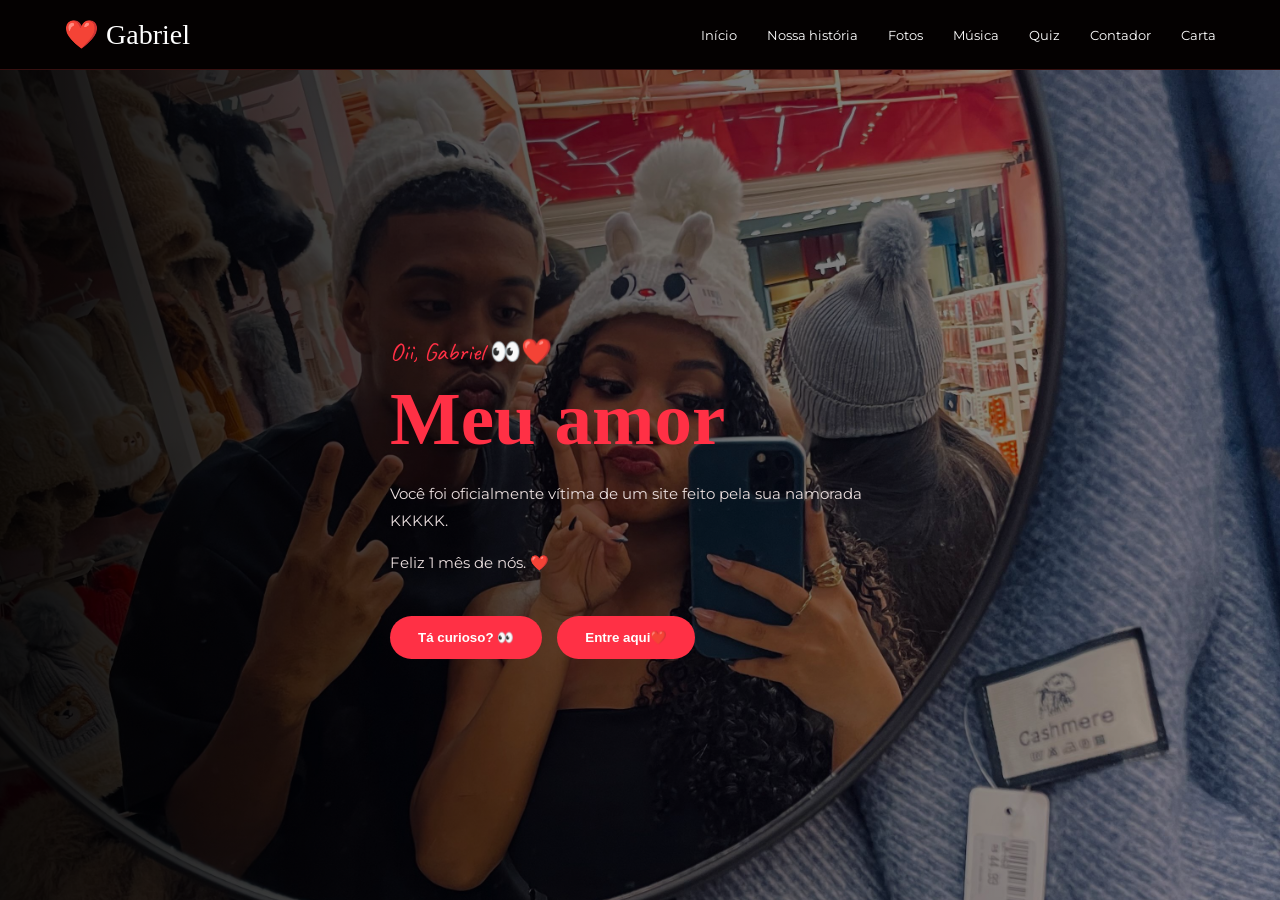
<file: index.html>
<!DOCTYPE html>
<html lang="pt-BR">

<head>
    <meta charset="UTF-8">
    <meta name="viewport" content="width=device-width, initial-scale=1.0">

    <title>Para o Gabriel ❤️</title>

    <link rel="stylesheet" href="style.css">
</head>

<body>

    <header>

        <div class="logo">❤️ Gabriel</div>

        <nav>
    <a href="index.html">Início</a>
    <a href="historia.html">Nossa história</a>
    <a href="fotos.html">Fotos</a>
    <a href="musica.html">Música</a>
    <a href="surpresa.html">Quiz</a>
    <a href="contador.html">Contador</a>
    <a href="carta.html">Carta</a>
</nav>

    </header>


    <main>

    <section class="inicio">
   
   <div class="inicio-conteudo">

    <p class="pequeno">Oii, Gabriel 👀❤️</p>

    <h1>
        Meu amor
    </h1>

    <p>
        Você foi oficialmente vítima de um site feito
        pela sua namorada KKKKK.
    </p>

    <p>
        Feliz 1 mês de nós. ❤️
    </p>

    <div class="botoes-inicio">

        <button onclick="mostrarMensagem()">
            Tá curioso? 👀
        </button>

        <button onclick="location.href='historia.html'">
            Entre aqui❤️
        </button>

    </div>

</div>

    </section>

</main>


    <script src="script.js"></script>

</body>

</html>
</file>
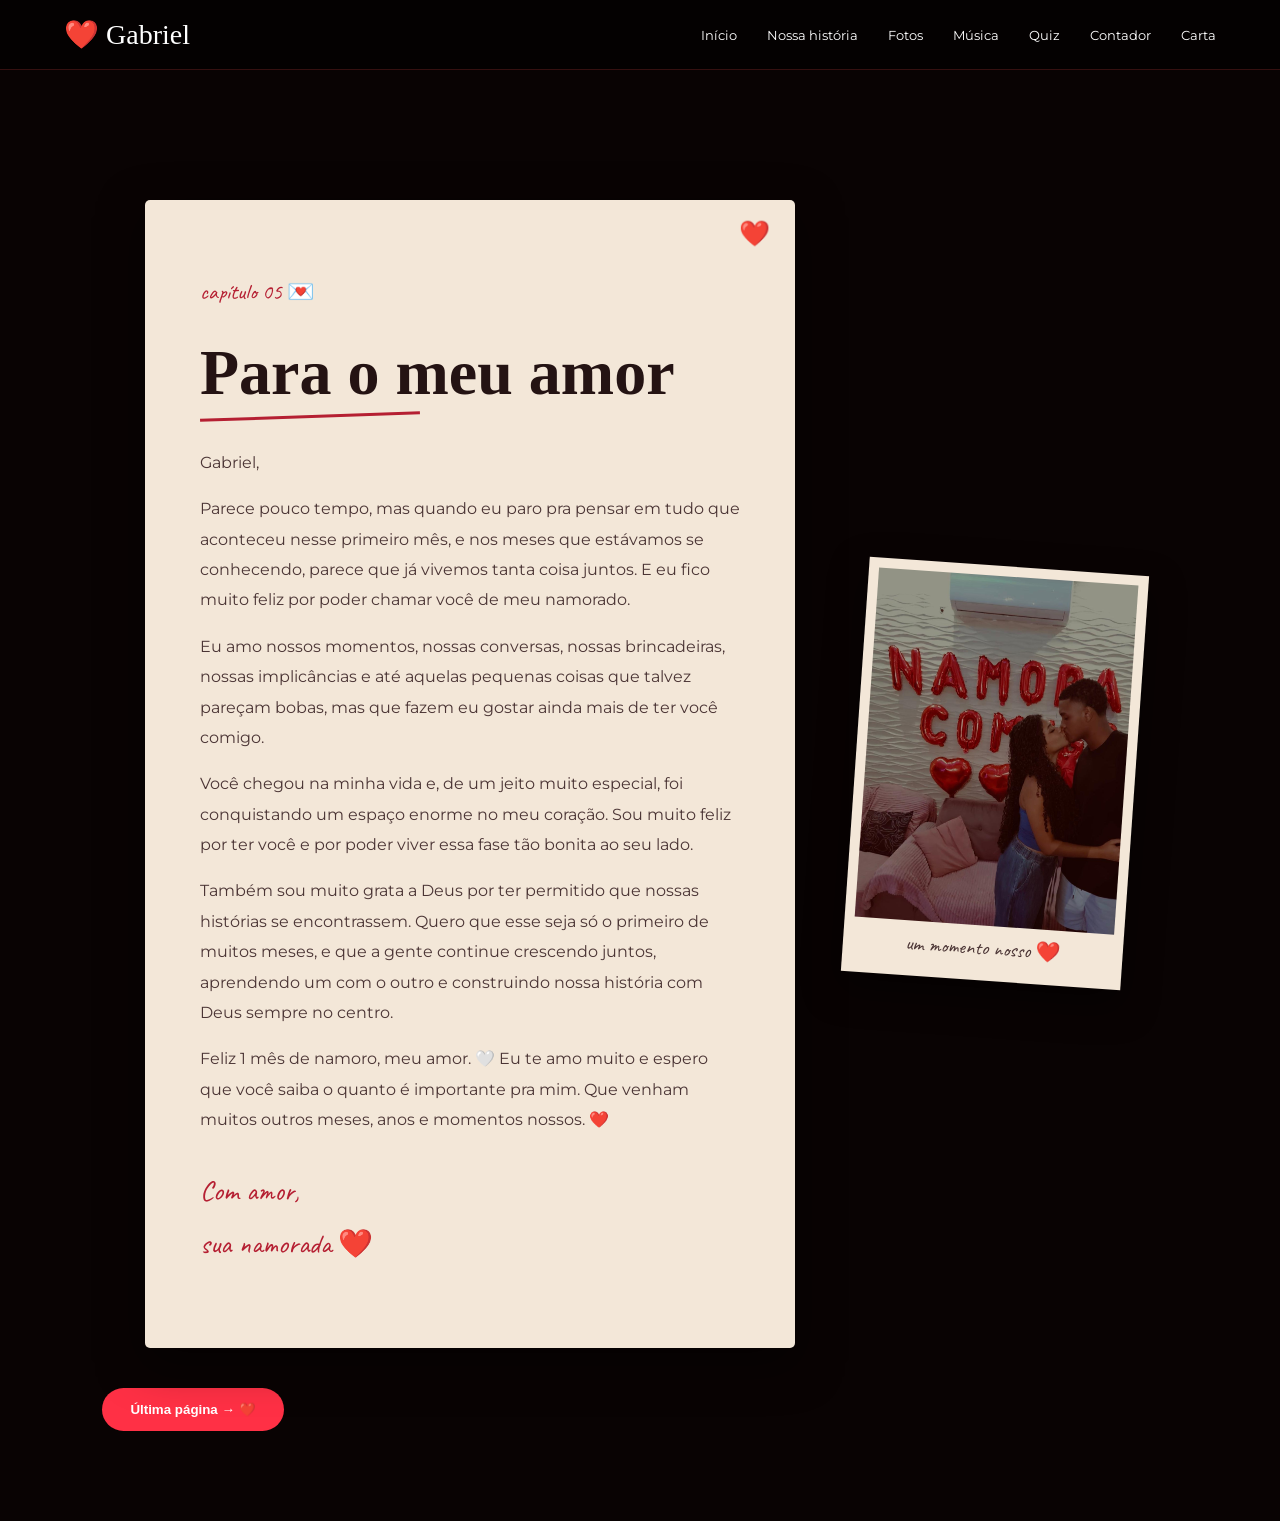
<file: carta.html>
<!DOCTYPE html>
<html lang="pt-BR">

<head>
    <meta charset="UTF-8">
    <meta name="viewport" content="width=device-width, initial-scale=1.0">

    <title>Uma carta para você ❤️</title>

    <link rel="stylesheet" href="style.css">
</head>

<body>

    <header>

        <div class="logo">❤️ Gabriel</div>

        <nav>
    <a href="index.html">Início</a>
    <a href="historia.html">Nossa história</a>
    <a href="fotos.html">Fotos</a>
    <a href="musica.html">Música</a>
    <a href="surpresa.html">Quiz</a>
    <a href="contador.html">Contador</a>
    <a href="carta.html">Carta</a>
</nav>

    </header>


    <main>

        <section class="secao">

<div class="carta-layout">

            <div class="carta">

    <p class="pequeno">capítulo 05 💌</p>

    <h1>Para o meu amor</h1>

    <p>Gabriel,</p>



    <p>
        Parece pouco tempo, mas quando eu paro pra pensar em tudo que aconteceu nesse primeiro mês, e nos meses que estávamos se conhecendo, parece que já vivemos tanta coisa juntos. E eu fico muito feliz por poder chamar você de meu namorado.
    </p>

    <p>
       Eu amo nossos momentos, nossas conversas, nossas brincadeiras, nossas implicâncias e até aquelas pequenas coisas que talvez pareçam bobas, mas que fazem eu gostar ainda mais de ter você comigo.
    </p>

    <p>
        Você chegou na minha vida e, de um jeito muito especial, foi conquistando um espaço enorme no meu coração. Sou muito feliz por ter você e por poder viver essa fase tão bonita ao seu lado.
    </p>

    <p>
        Também sou muito grata a Deus por ter permitido que nossas histórias se encontrassem. Quero que esse seja só o primeiro de muitos meses, e que a gente continue crescendo juntos, aprendendo um com o outro e construindo nossa história com Deus sempre no centro.
    </p>

    <p>
       Feliz 1 mês de namoro, meu amor. 🤍
Eu te amo muito e espero que você saiba o quanto é importante pra mim. Que venham muitos outros meses, anos e momentos nossos. ❤️
    </p>

    <p class="assinatura">
        Com amor,<br>
        sua namorada ❤️
    </p>

</div>
    <div class="foto-carta">
        <img src="foto7.jpg" alt="Um momento nosso ❤️">
        <p>um momento nosso ❤️</p>
    </div>

</div>

            <button onclick="location.href='final.html'">
    Última página → ❤️
</button>

        </section>

    </main>

</body>

</html>
</file>
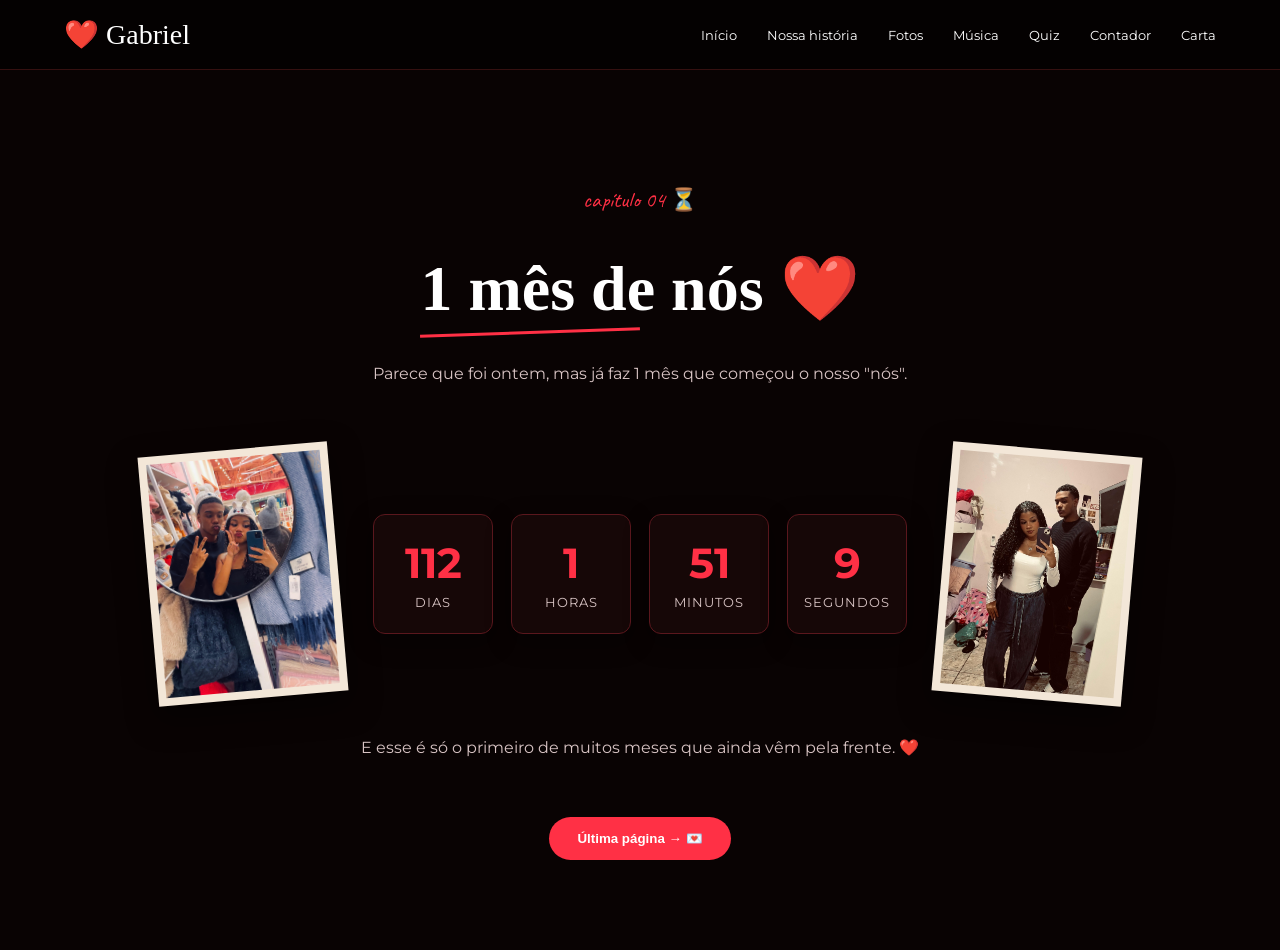
<file: contador.html>
<!DOCTYPE html>
<html lang="pt-BR">

<head>
    <meta charset="UTF-8">
    <meta name="viewport" content="width=device-width, initial-scale=1.0">

    <title>Nosso tempo ❤️</title>

    <link rel="stylesheet" href="style.css">
</head>

<body>

    <header>

        <div class="logo">❤️ Gabriel</div>

        <nav>
    <a href="index.html">Início</a>
    <a href="historia.html">Nossa história</a>
    <a href="fotos.html">Fotos</a>
    <a href="musica.html">Música</a>
    <a href="surpresa.html">Quiz</a>
    <a href="contador.html">Contador</a>
    <a href="carta.html">Carta</a>
</nav>

    </header>


    <main>

        <section class="secao contador-pagina">

            <p class="pequeno">capítulo 04 ⏳</p>

<h1>1 mês de nós ❤️</h1>

<p>
    Parece que foi ontem, mas já faz 1 mês que começou
    o nosso "nós".
</p>


            <div class="contador-com-fotos">

    <div class="foto-contador">
        <img src="fundo.jpg" alt="Nós dois ❤️">
    </div>

    <div class="contador-caixa">

        <div class="tempo-item">
            <strong id="dias">0</strong>
            <span>dias</span>
        </div>

        <div class="tempo-item">
            <strong id="horas">0</strong>
            <span>horas</span>
        </div>

        <div class="tempo-item">
            <strong id="minutos">0</strong>
            <span>minutos</span>
        </div>

        <div class="tempo-item">
            <strong id="segundos">0</strong>
            <span>segundos</span>
        </div>

    </div>

    <div class="foto-contador">
        <img src="foto11.jpg" alt="Nós dois ❤️">
    </div>

</div>


            <p class="frase-contador">
    E esse é só o primeiro de muitos meses que ainda vêm pela frente. ❤️
</p>


            <button onclick="location.href='carta.html'">
                Última página → 💌
            </button>

        </section>

    </main>


    <script src="script.js"></script>

</body>

</html>
</file>
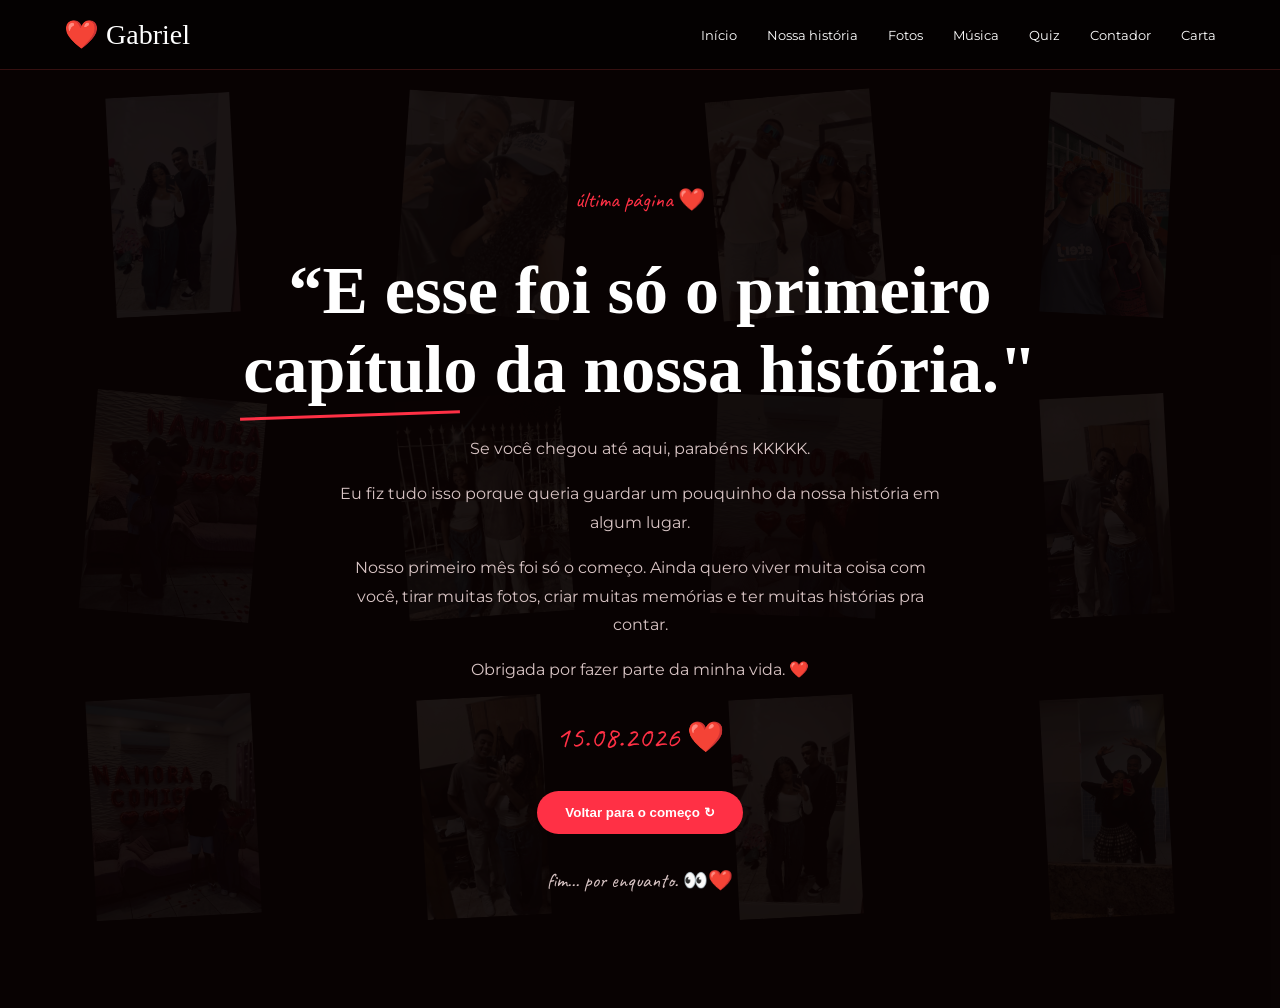
<file: final.html>
<!DOCTYPE html>
<html lang="pt-BR">

<head>
    <meta charset="UTF-8">
    <meta name="viewport" content="width=device-width, initial-scale=1.0">

    <title>Fim... por enquanto ❤️</title>

    <link rel="stylesheet" href="style.css">
</head>

<body>

    <header>

        <div class="logo">❤️ Gabriel</div>

        <nav>
    <a href="index.html">Início</a>
    <a href="historia.html">Nossa história</a>
    <a href="fotos.html">Fotos</a>
    <a href="musica.html">Música</a>
    <a href="surpresa.html">Quiz</a>
    <a href="contador.html">Contador</a>
    <a href="carta.html">Carta</a>
        </nav>

    </header>

    <main>

        <section class="secao encerramento">

            <div class="fotos-fundo">
    <img src="foto1.jpg">
    <img src="foto2.jpg">
    <img src="foto3.jpg">
    <img src="foto4.jpg">
    <img src="foto5.jpg">
    <img src="foto6.jpg">
    <img src="foto7.jpg">
    <img src="foto8.jpg">
    <img src="foto9.jpg">
    <img src="foto10.jpg">
    <img src="foto11.jpg">
    <img src="foto12.jpg">
   </div>

            <p class="pequeno">última página ❤️</p>

            <h1>
                “E esse foi só o primeiro capítulo da nossa história."
            </h1>

            <p>
                Se você chegou até aqui, parabéns KKKKK.
            </p>

            <p>
                Eu fiz tudo isso porque queria guardar um pouquinho
                da nossa história em algum lugar.
            </p>

            <p>
                Nosso primeiro mês foi só o começo.
                Ainda quero viver muita coisa com você,
                tirar muitas fotos, criar muitas memórias
                e ter muitas histórias pra contar.
            </p>

            <p>
                Obrigada por fazer parte da minha vida. ❤️
            </p>

            <div class="data-final">
                15.08.2026  ❤️
            </div>

            <button onclick="location.href='index.html'">
                Voltar para o começo ↻
            </button>

            <p class="fimzinho">
                fim... por enquanto. 👀❤️
            </p>

        </section>

    </main>

</body>

</html>
</file>
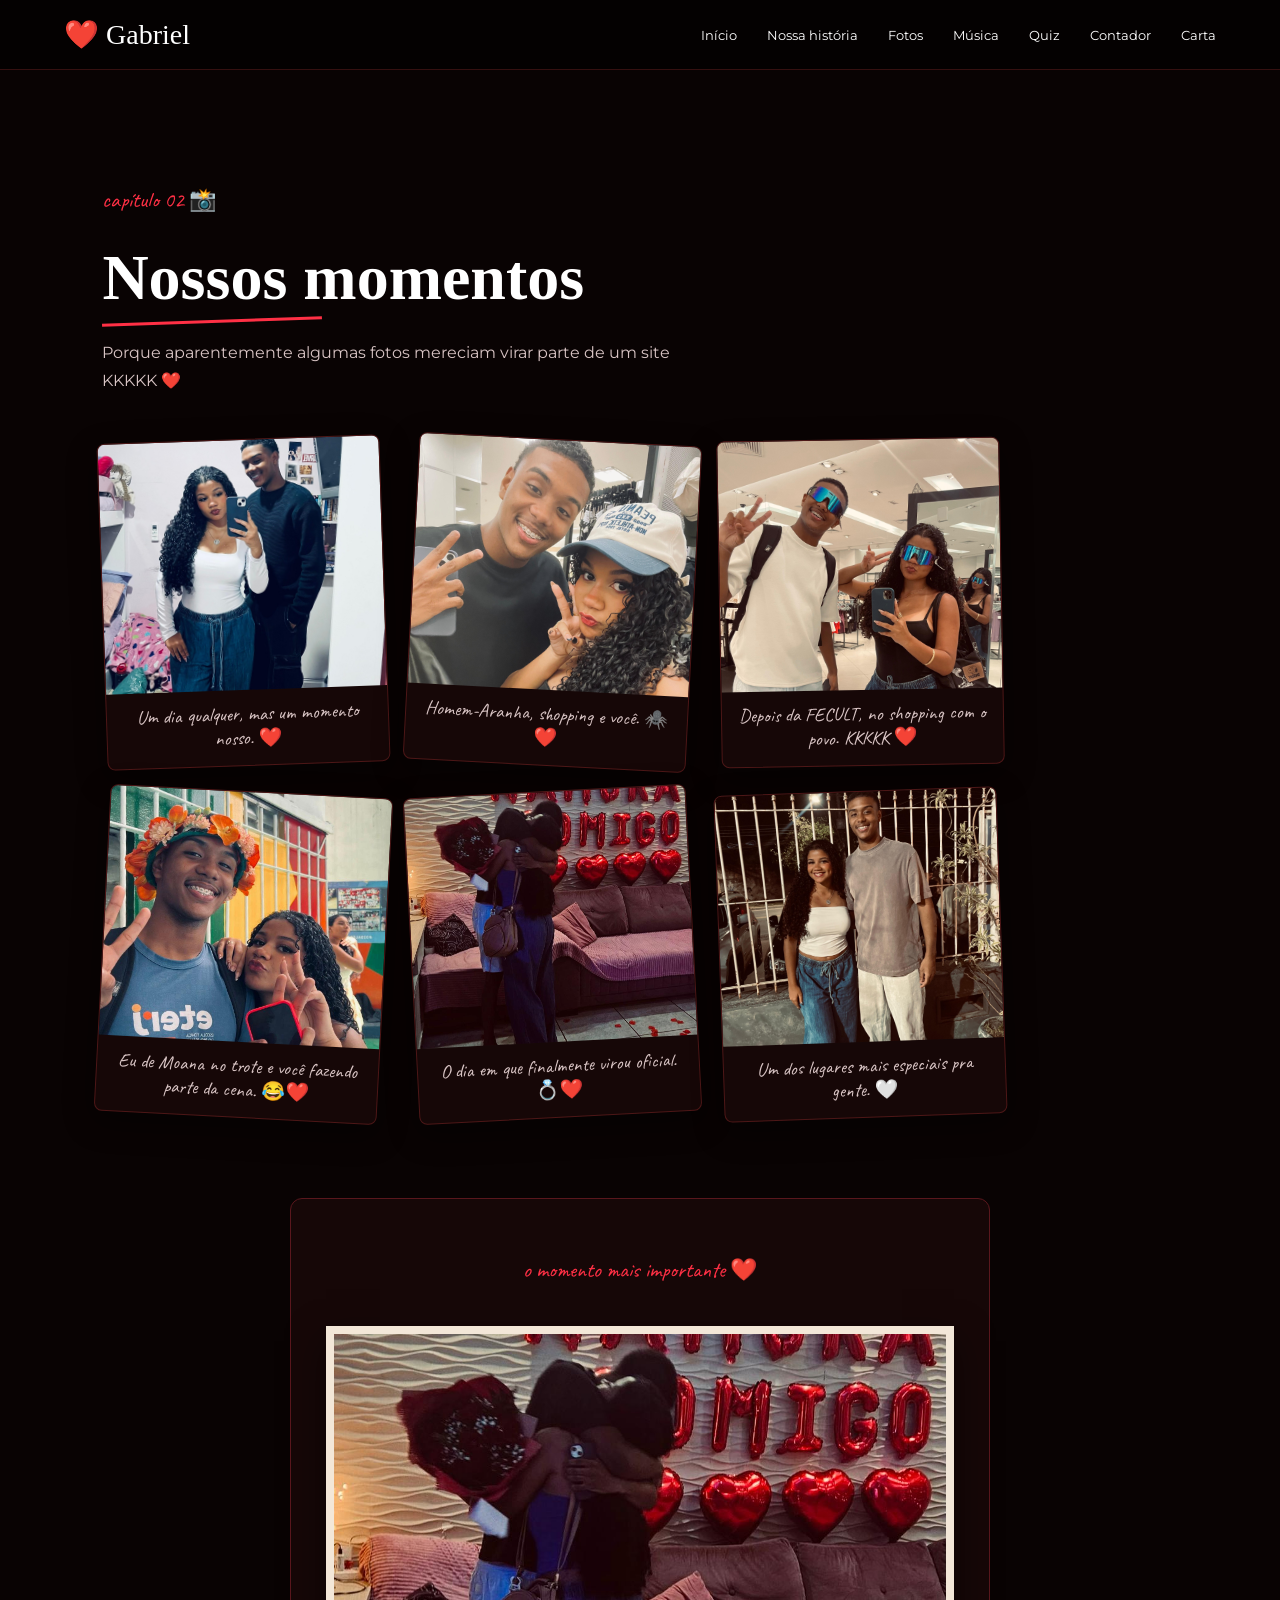
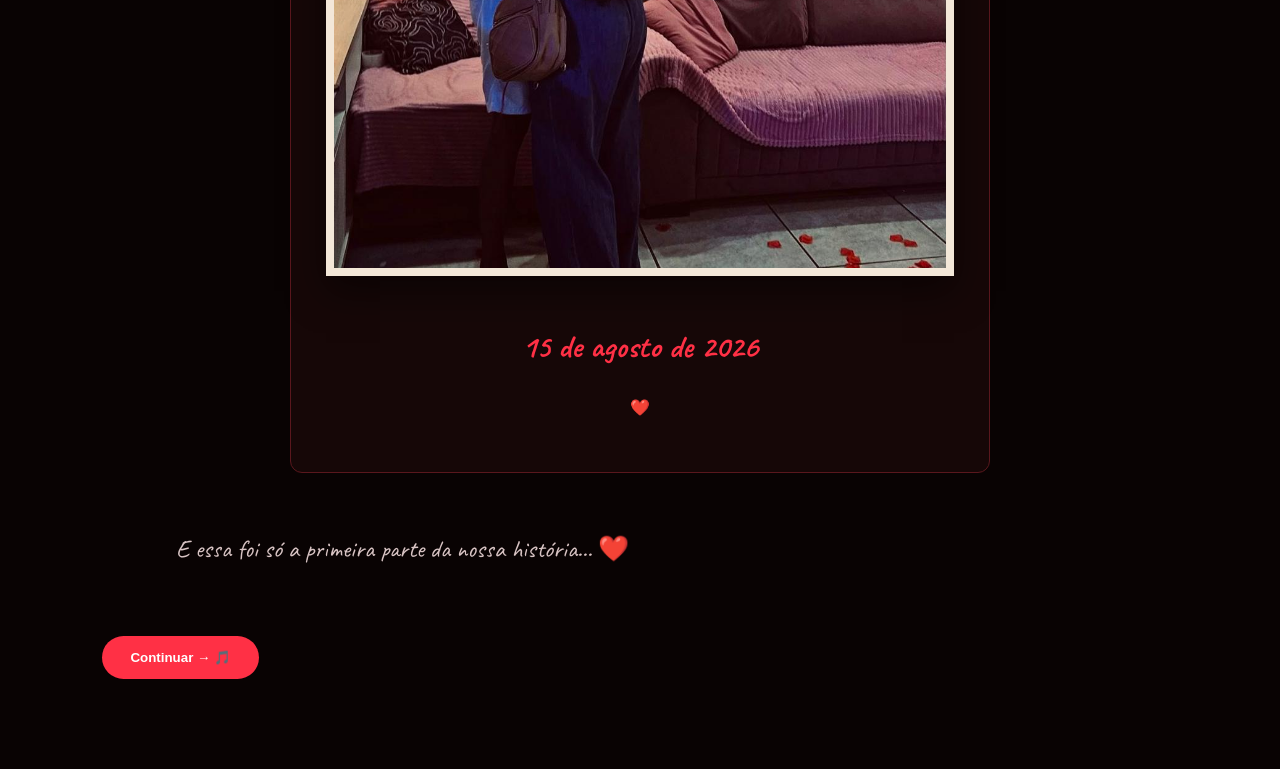
<file: fotos.html>
<!DOCTYPE html>
<html lang="pt-BR">

<head>
    <meta charset="UTF-8">
    <meta name="viewport" content="width=device-width, initial-scale=1.0">

    <title>Nossas fotos ❤️</title>

    <link rel="stylesheet" href="style.css">
</head>

<body>

    <header>

        <div class="logo">❤️ Gabriel</div>

        <nav>
    <a href="index.html">Início</a>
    <a href="historia.html">Nossa história</a>
    <a href="fotos.html">Fotos</a>
    <a href="musica.html">Música</a>
    <a href="surpresa.html">Quiz</a>
    <a href="contador.html">Contador</a>
    <a href="carta.html">Carta</a>
</nav>

    </header>


    <main>

        <section class="secao">

            <p class="pequeno">capítulo 02 📸</p>

            <h1>Nossos momentos</h1>

            <p>
                Porque aparentemente algumas fotos mereciam
                virar parte de um site KKKKK ❤️
            </p>


           <div class="galeria">

    <div class="foto">
        <img src="foto1.jpg" alt="Nós no espelho">
        <p>Um dia qualquer, mas um momento nosso. ❤️</p>
    </div>

    <div class="foto">
        <img src="foto2.jpg" alt="Nós no shopping">
        <p>Homem-Aranha, shopping e você. 🕷️❤️</p>
    </div>

    <div class="foto">
        <img src="foto3.jpg" alt="Nós depois da FECULT">
        <p>Depois da FECULT, no shopping com o povo. KKKKK ❤️</p>
    </div>

    <div class="foto">
        <img src="foto4.jpg" alt="Nós na escola">
        <p>Eu de Moana no trote e você fazendo parte da cena. 😂❤️</p>
    </div>

    <div class="foto">
        <img src="foto5.jpg" alt="Nosso pedido de namoro">
        <p>O dia em que finalmente virou oficial. 💍❤️</p>
    </div>

    <div class="foto">
        <img src="foto6.jpg" alt="Nós na igreja">
        <p>Um dos lugares mais especiais pra gente. 🤍</p>
    </div>

</div>

<div class="foto-destaque">

    <p class="pequeno">o momento mais importante ❤️</p>

    <img src="foto5.jpg" alt="Nosso pedido de namoro">

    <h2>15 de agosto de 2026</h2>

    <p>
       ❤️
    </p>

</div>

<p class="final-fotos">
    E essa foi só a primeira parte da nossa história... ❤️
</p>

<button onclick="location.href='musica.html'">
    Continuar → 🎵
</button>


            
        </section>

    </main>

</body>

</html>
</file>
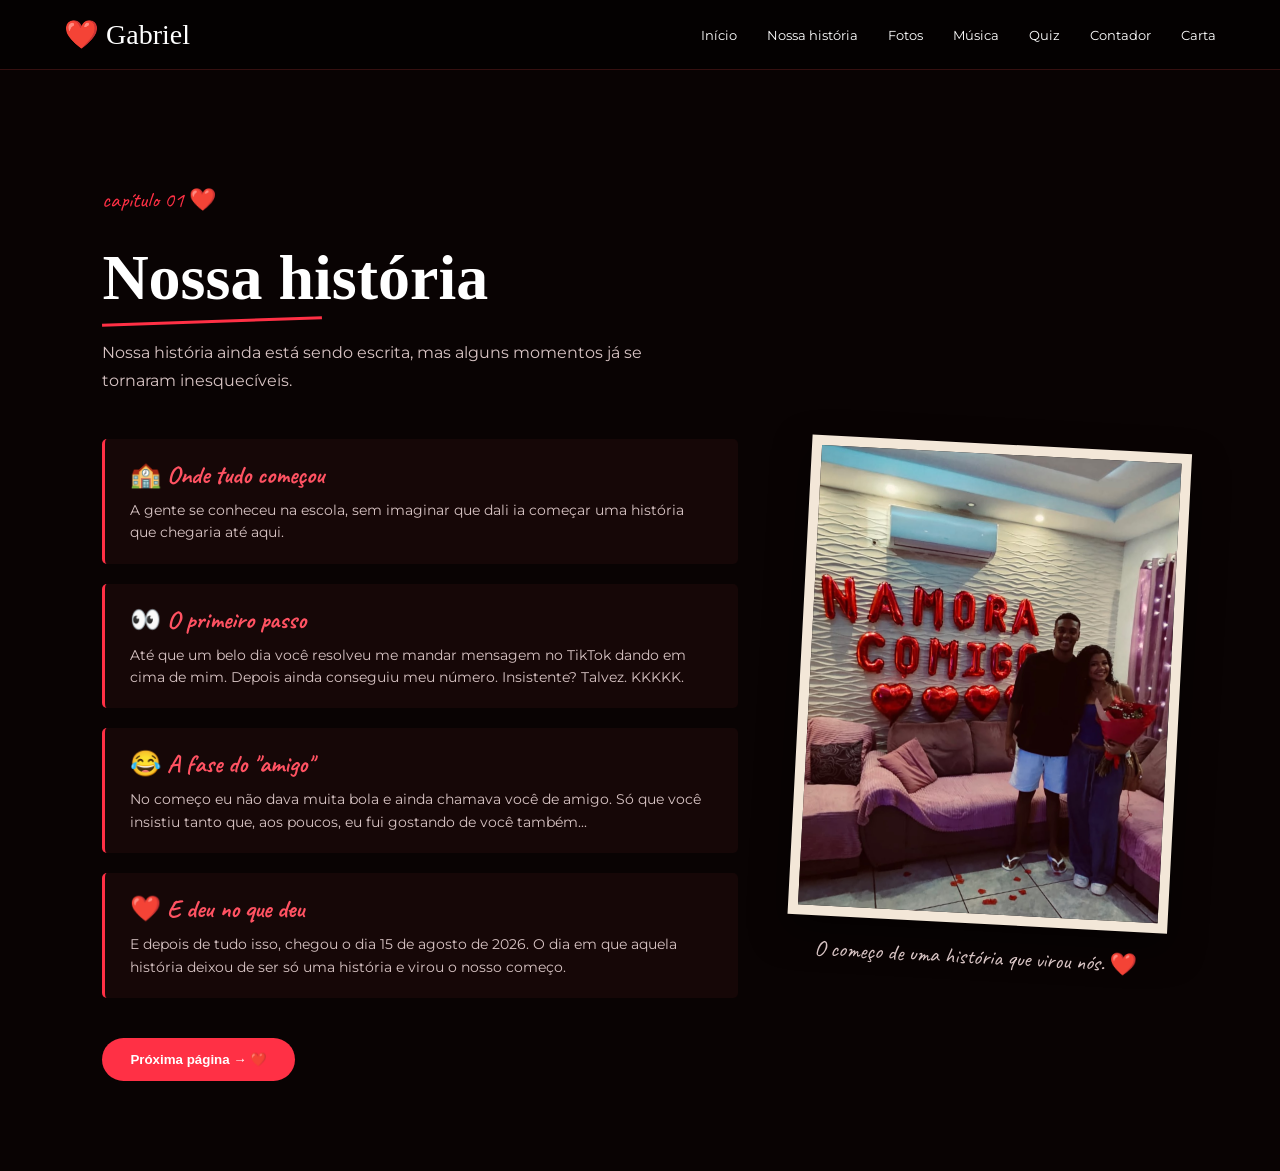
<file: historia.html>
<!DOCTYPE html>
<html lang="pt-BR">

<head>
    <meta charset="UTF-8">
    <meta name="viewport" content="width=device-width, initial-scale=1.0">

    <title>Nossa história ❤️</title>

    <link rel="stylesheet" href="style.css">
</head>

<body>

    <header>

        <div class="logo">❤️ Gabriel</div>

        <nav>
    <a href="index.html">Início</a>
    <a href="historia.html">Nossa história</a>
    <a href="fotos.html">Fotos</a>
    <a href="musica.html">Música</a>
    <a href="surpresa.html">Quiz</a>
    <a href="contador.html">Contador</a>
    <a href="carta.html">Carta</a>
</nav>

    </header>


    <main>

        <section class="secao">

            <p class="pequeno">capítulo 01 ❤️</p>

            <h1>Nossa história</h1>

            <p>
                Nossa história ainda está sendo escrita,
                mas alguns momentos já se tornaram inesquecíveis.
            </p>

            <div class="historia-layout">

    <div class="historia">

        <div>
            <h3>🏫 Onde tudo começou</h3>
            <p>
                A gente se conheceu na escola, sem imaginar que dali
                ia começar uma história que chegaria até aqui.
            </p>
        </div>

        <div>
            <h3>👀 O primeiro passo</h3>
            <p>
                Até que um belo dia você resolveu me mandar mensagem
                no TikTok dando em cima de mim. Depois ainda conseguiu
                meu número. Insistente? Talvez. KKKKK.
            </p>
        </div>

        <div>
            <h3>😂 A fase do "amigo"</h3>
            <p>
                No começo eu não dava muita bola e ainda chamava você
                de amigo. Só que você insistiu tanto que, aos poucos,
                eu fui gostando de você também...
            </p>
        </div>

        <div>
            <h3>❤️ E deu no que deu</h3>
            <p>
                E depois de tudo isso, chegou o dia 15 de agosto de 2026.
                O dia em que aquela história deixou de ser só uma história
                e virou o nosso começo.
            </p>
        </div>

    </div>

    <div class="foto-historia">
        <img src="foto9.jpg" alt="Nós dois ❤️">
        <p>O começo de uma história que virou nós. ❤️</p>
    </div>

</div>
            <button onclick="location.href='fotos.html'">
                Próxima página → ❤️
            </button>

        </section>

    </main>

</body>

</html>
</file>
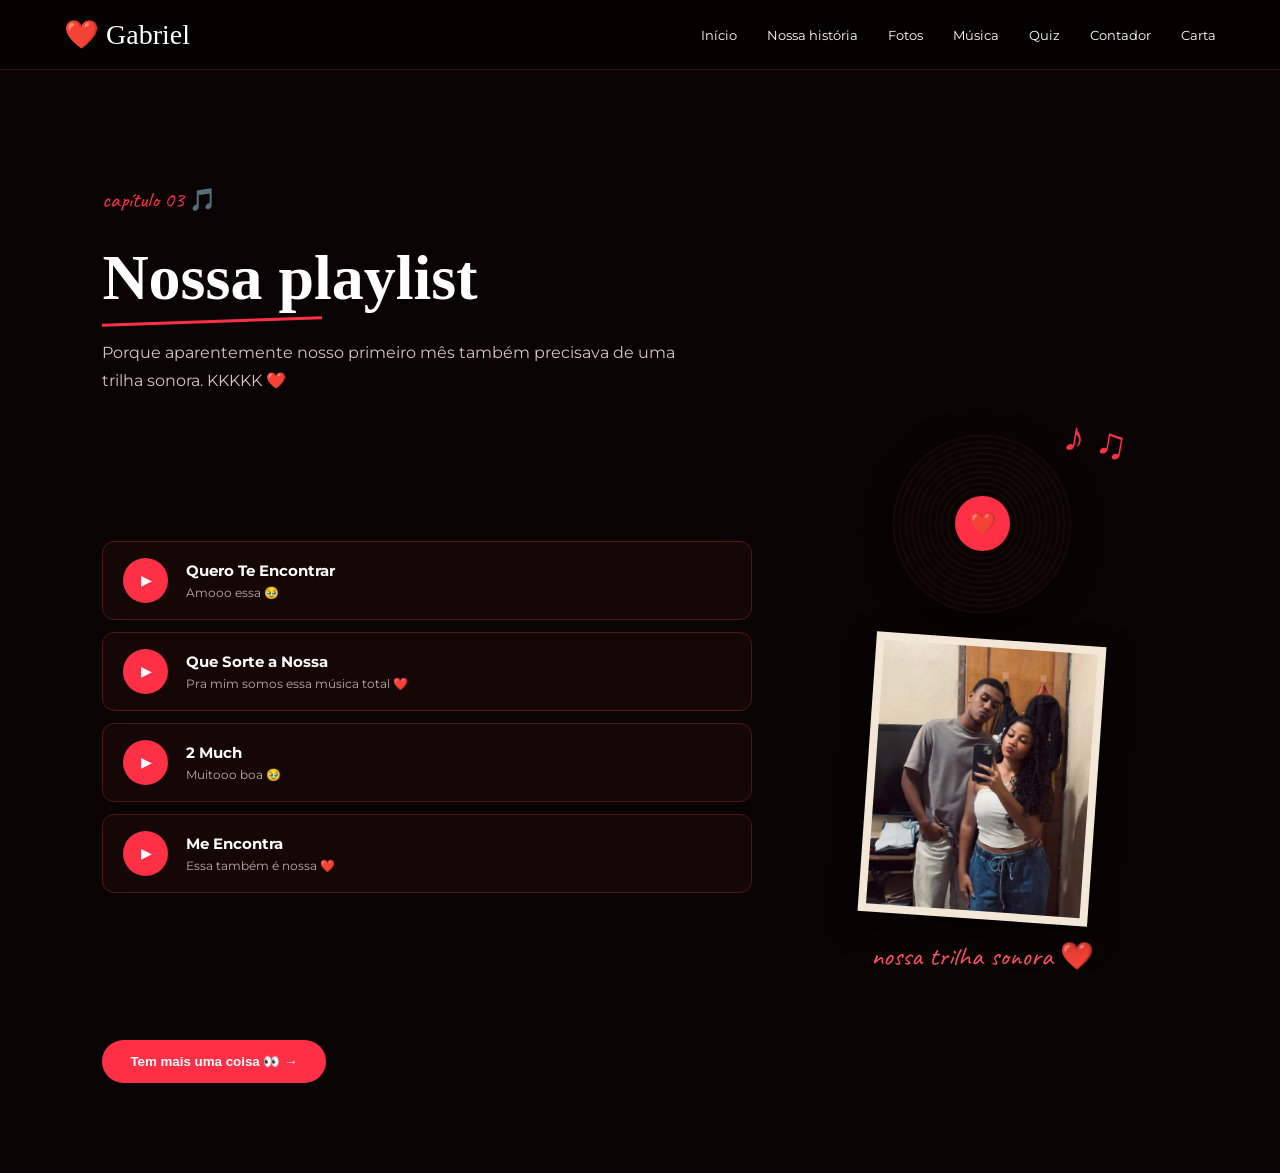
<file: musica.html>
<!DOCTYPE html>
<html lang="pt-BR">

<head>
    <meta charset="UTF-8">
    <meta name="viewport" content="width=device-width, initial-scale=1.0">

    <title>Nossa playlist ❤️</title>

    <link rel="stylesheet" href="style.css">
</head>

<body>

    <header>

        <div class="logo">❤️ Gabriel</div>

        <nav>
    <a href="index.html">Início</a>
    <a href="historia.html">Nossa história</a>
    <a href="fotos.html">Fotos</a>
    <a href="musica.html">Música</a>
    <a href="surpresa.html">Quiz</a>
    <a href="contador.html">Contador</a>
    <a href="carta.html">Carta</a>
</nav>

    </header>


    <main>

        <section class="secao">

            <p class="pequeno">capítulo 03 🎵</p>

<h1>Nossa playlist</h1>

<p>
    Porque aparentemente nosso primeiro mês também precisava
    de uma trilha sonora. KKKKK ❤️
</p>

<div class="musica-layout">

            <div class="playlist">

                <div class="musica-item">

                    <button class="play"
                        onclick="window.open('https://open.spotify.com/intl-pt/track/5VUMHDQc6z3uzzLeKtPB8F', '_blank')">
                        ▶
                    </button>

                    <div>
                        <strong>Quero Te Encontrar</strong>
                        <span>Amooo essa 🥹</span>
                    </div>

                </div>


                <div class="musica-item">

                    <button class="play"
                        onclick="window.open('https://open.spotify.com/intl-pt/track/44pllb9f5QwcrD2kKc0gS0', '_blank')">
                        ▶
                    </button>

                    <div>
                        <strong>Que Sorte a Nossa</strong>
                        <span>Pra mim somos essa música total ❤️</span>
                    </div>

                </div>


                <div class="musica-item">

                    <button class="play"
                        onclick="window.open('https://open.spotify.com/intl-pt/track/0oaY19dUwZimIgzn3ZZLZO', '_blank')">
                        ▶
                    </button>

                    <div>
                        <strong>2 Much</strong>
                        <span>Muitooo boa 🥹</span>
                    </div>

                </div>


                <div class="musica-item">

                    <button class="play"
                        onclick="window.open('https://open.spotify.com/intl-pt/track/5yEais1zgeW1MjLrx7tsie', '_blank')">
                        ▶
                    </button>

                    <div>
                        <strong>Me Encontra</strong>
                        <span>Essa também é nossa ❤️</span>
                    </div>

                </div>

            </div>

            <div class="musica-decoracao">

    <div class="vinil">
        <div class="vinil-centro">❤️</div>
    </div>

    <div class="notas">♪ ♫</div>

    <div class="foto-musica">
        <img src="foto8.jpg" alt="Um momento nosso ❤️">
    </div>

    <p>nossa trilha sonora ❤️</p>

</div>
</div>


            <button onclick="location.href='surpresa.html'">
    Tem mais uma coisa 👀 →
</button>

        </section>

    </main>

</body>

</html>
</file>
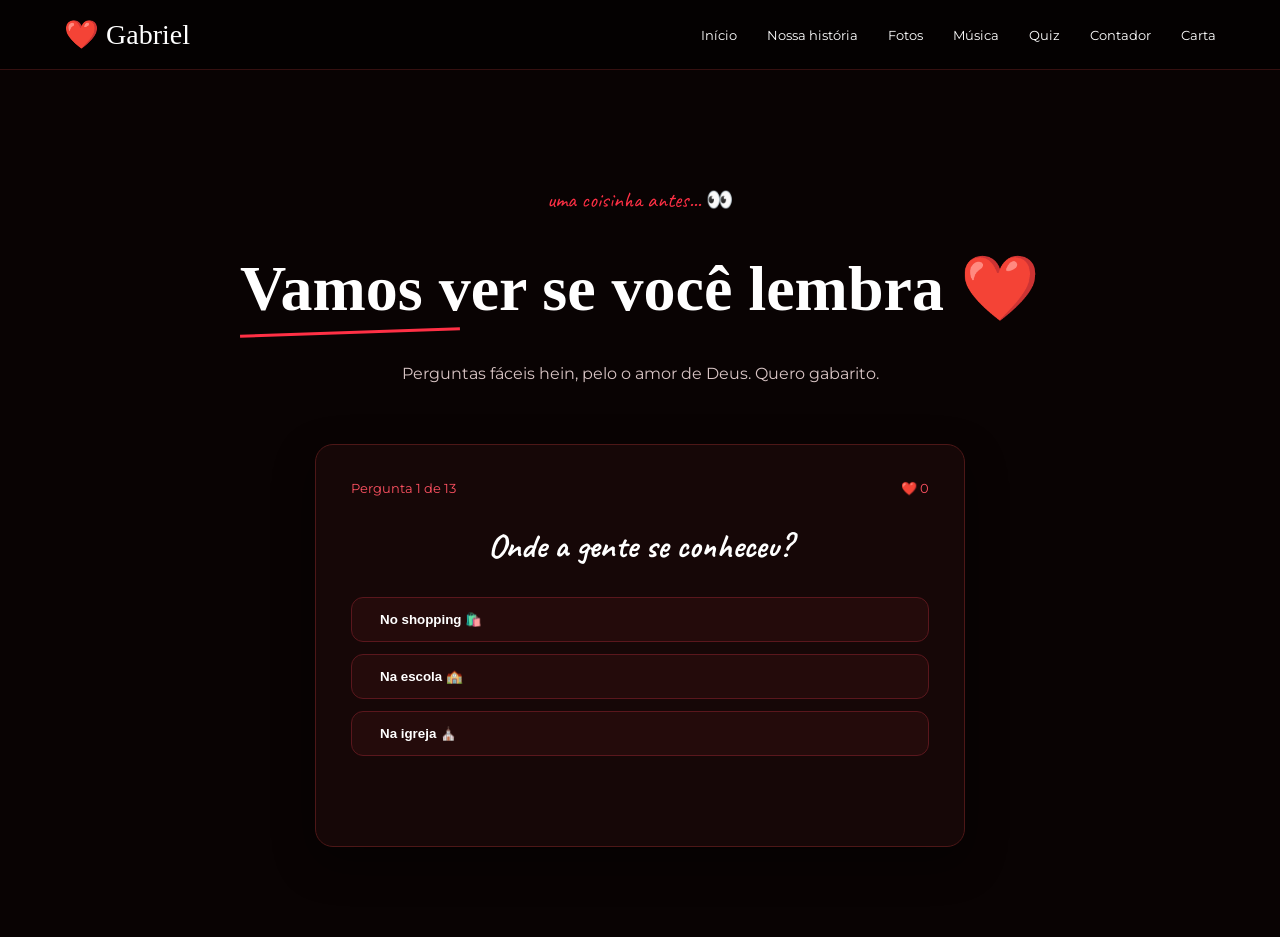
<file: surpresa.html>
<!DOCTYPE html>
<html lang="pt-BR">

<head>
    <meta charset="UTF-8">
    <meta name="viewport" content="width=device-width, initial-scale=1.0">

    <title>Você lembra? 👀❤️</title>

    <link rel="stylesheet" href="style.css">
</head>

<body>

    <header>

        <div class="logo">❤️ Gabriel</div>

        <nav>
    <a href="index.html">Início</a>
    <a href="historia.html">Nossa história</a>
    <a href="fotos.html">Fotos</a>
    <a href="musica.html">Música</a>
    <a href="surpresa.html">Quiz</a>
    <a href="contador.html">Contador</a>
    <a href="carta.html">Carta</a>
</nav>

    </header>

    <main>

        <section class="secao quiz-pagina">

            <p class="pequeno">uma coisinha antes... 👀</p>

            <h1>Vamos ver se você lembra ❤️</h1>

            <p class="quiz-intro">
                Perguntas fáceis hein, pelo o amor de Deus. Quero gabarito.
            </p>

            <div class="quiz-caixa">

                <div class="quiz-topo">
                    <span id="numero-pergunta">Pergunta 1 de 13</span>
                    <span id="pontuacao">❤️ 0</span>
                </div>

                <h2 id="pergunta">
                    Onde a gente se conheceu?
                </h2>

                <div id="opcoes" class="opcoes">

                    <button onclick="responder(0)">
                        No shopping 🛍️
                    </button>

                    <button onclick="responder(1)">
                        Na escola 🏫
                    </button>

                    <button onclick="responder(2)">
                        Na igreja ⛪
                    </button>

                </div>

                <p id="feedback" class="feedback"></p>

            </div>

           <div id="final-quiz" class="final-quiz">

    <p class="pequeno">teste concluído ❤️</p>

    <h2 id="resultado"></h2>

    <p id="mensagem-final"></p>

    <p class="frase-desbloqueio">
        Você passou no teste. Agora vem uma das minhas partes favoritas... ❤️
    </p>

    <button onclick="location.href='contador.html'">
        Desbloquear próxima página → ⏳
    </button>

</div>

        </section>

    </main>

    <script src="script.js"></script>

</body>

</html>
</file>
<file: style.css>
@import url('https://fonts.googleapis.com/css2?family=Caveat:wght@400;500;600;700&family=Montserrat:wght@400;500;600;700&display=swap');

* {
    box-sizing: border-box;
}

html {
    scroll-behavior: smooth;
}

body {
    margin: 0;
    background: #090303;
    color: white;
    font-family: 'Montserrat', sans-serif;
}

/* MENU */

header {
    height: 70px;
    padding: 0 5%;
    display: flex;
    align-items: center;
    justify-content: space-between;

    background: rgba(5, 2, 2, 0.95);
    border-bottom: 1px solid #351010;
}

.logo {
   font-family: Georgia, serif;
    font-size: 28px;
    color: white;
}

.logo:first-letter {
    color: #ff3045;
}

nav {
    display: flex;
    gap: 30px;
}

nav a {
    color: white;
    text-decoration: none;
    font-size: 13px;
    transition: 0.3s;
}

nav a:hover {
    color: #ff3045;
}

/* PÁGINAS */

main {
    min-height: calc(100vh - 70px);
}

.secao {
    min-height: calc(100vh - 70px);
    padding: 90px 8%;
    text-align: left;
    position: relative;
}

.secao h1 {
    font-family: Georgia, serif;
    font-size: 64px;
    margin: 10px 0;
    color: white;
}

.secao h1::after {
    content: "";
    display: block;
    width: 220px;
    height: 3px;
    background: #ff3045;
    margin-top: 5px;
    transform: rotate(-2deg);
}

.secao > p {
    max-width: 600px;
    color: #d8c4c4;
    line-height: 1.7;
}

.pequeno {
    color: #ff3045 !important;
    font-family: 'Caveat', cursive;
    font-size: 22px !important;
}

/* HISTÓRIA */

.historia {
    display: flex;
    flex-direction: column;
    gap: 20px;
    margin-top: 45px;
    max-width: 650px;
}

.historia div {
    position: relative;
    padding: 20px 25px;
    background: #160707;
    border-left: 3px solid #ff3045;
    border-radius: 5px;
}

.historia h3 {
    margin: 0 0 8px;
    color: #ff5262;
    font-family: 'Caveat', cursive;
    font-size: 25px;
}

.historia p {
    margin: 0;
    color: #d8c4c4;
    font-size: 14px;
    line-height: 1.6;
}

/* BOTÕES */

button {
    margin-top: 40px;
    padding: 14px 28px;
    border: none;
    border-radius: 30px;
    background: #ff3045;
    color: white;
    font-weight: 600;
    cursor: pointer;
    transition: 0.3s;
}

button:hover {
    background: #ff5262;
    transform: scale(1.05);
}

/* INÍCIO */

.inicio {
    min-height: calc(100vh - 70px);
    position: relative;

    display: flex;
    flex-direction: column;
    justify-content: center;
    align-items: flex-start;

    padding: 60px 8%;
    overflow: hidden;

    background-image:
        linear-gradient(
            90deg,
            rgba(0, 0, 0, 0.9),
            rgba(0, 0, 0, 0.45),
            rgba(0, 0, 0, 0.7)
        ),
        url("fundo.jpg");

    background-size: cover;
    background-position: 100% 20%;
}

.inicio .pequeno {
    font-size: 25px !important;
}

.inicio h1 {
    font-family: 'Caveat', cursive;
    font-size: 65px;
    line-height: 0.95;
    max-width: 700px;
    margin: 15px 0;
    color: white;
}

.inicio h1::first-line {
    color: #ff3045;
}

.inicio p:not(.pequeno) {
    color: #eadede;
    max-width: 500px;
    line-height: 1.7;
}

/* GALERIA */

.galeria {
    display: grid;
    grid-template-columns: repeat(3, 1fr);
    gap: 25px;

    margin-top: 45px;
    max-width: 900px;
}

.foto {
    height: 250px;

    background: #160707;
    border: 1px solid #4d1717;
    border-radius: 8px;

    overflow: hidden;

    box-shadow: 0 10px 30px rgba(0, 0, 0, 0.45);

    transform: rotate(-2deg);
    transition: 0.3s;
}

.foto:nth-child(2) {
    transform: rotate(3deg);
}

.foto:nth-child(3) {
    transform: rotate(-1deg);
}

.foto:nth-child(4) {
    transform: rotate(3deg);
}

.foto:nth-child(5) {
    transform: rotate(-3deg);
}

.foto:hover {
    transform: rotate(0deg) scale(1.04);
    border-color: #ff3045;
    z-index: 2;
}

.foto img {
    width: 100%;
    height: 100%;
    object-fit: cover;
}
.foto:nth-child(2) img {
    object-position: center top;
}

.foto:nth-child(3) img {
    object-position: center top;
}

/* MÚSICA */

.musica {
    margin-top: 40px;
    background: #160707;
    border: 1px solid #4d1717;
    border-radius: 15px;
    padding: 30px;
    max-width: 600px;
    color: #ff5262;
}

/* CARTA */

.carta {
    max-width: 850px;
    margin: auto;
}

.carta p {
    color: #dfcccc;
    font-size: 17px;
    line-height: 1.9;
}

.assinatura {
    color: #ff5262 !important;
    font-family: 'Caveat', cursive;
    font-size: 28px !important;
}

/* RESPONSIVO */

@media (max-width: 700px) {

    header {
        height: auto;
        padding: 18px 20px;
        flex-direction: column;
        gap: 15px;
    }

    nav {
        gap: 15px;
        flex-wrap: wrap;
        justify-content: center;
    }

    nav a {
        font-size: 11px;
    }

    .inicio {
        padding: 50px 25px;
        min-height: calc(100vh - 110px);
    }

    .inicio h1 {
        font-size: 45px;
    }

    .secao {
        padding: 60px 25px;
    }

    .secao h1 {
        font-size: 48px;
    }

    .galeria {
        grid-template-columns: repeat(2, 1fr);
    }

    .foto {
        height: 160px;
    }

    .historia {
        width: 100%;
    }
        .contador-caixa {
        gap: 8px;
        flex-wrap: wrap;
    }

    .tempo-item {
        width: 75px;
        height: 85px;
    }

    .tempo-item strong {
        font-size: 28px;
    }

    .tempo-item span {
        font-size: 10px;
    }

    .historia-layout {
    flex-direction: column;
    gap: 35px;
}

.foto-historia {
    width: 90%;
    max-width: 380px;
}
.contador-com-fotos {
    flex-direction: column;
    gap: 30px;
}

.foto-contador {
    width: 180px;
    height: 230px;
}

.contador-com-fotos .contador-caixa {
    order: 0;
}
 .musica-layout {
    flex-direction: column;
    gap: 50px;
}

.musica-decoracao {
    width: 100%;
}

.foto-musica {
    width: 210px;
    height: 260px;
}    
}
/* CONTADOR EM CAIXINHAS */

.contador-pagina {
    display: flex;
    flex-direction: column;
    justify-content: center;
    align-items: center;
    text-align: center;
}

.contador-pagina > p {
    text-align: center;
}

.contador-caixa {
    display: flex;
    justify-content: center;
    align-items: center;
    gap: 18px;
    margin-top: 50px;
}

.tempo-item {
    width: 120px;
    height: 120px;

    display: flex;
    flex-direction: column;
    justify-content: center;
    align-items: center;

    background: #160707;
    border: 1px solid #5a171d;
    border-radius: 12px;

    box-shadow: 0 8px 25px rgba(0, 0, 0, 0.4);
}

.tempo-item strong {
    font-size: 42px;
    color: #ff3045;
}

.tempo-item span {
    margin-top: 5px;
    color: #d8c4c4;
    font-size: 13px;
    text-transform: uppercase;
    letter-spacing: 1px;
}

.frase-contador {
    margin-top: 35px;
}

/* PLAYLIST */

.playlist {
    width: 100%;
    max-width: 650px;
    margin-top: 40px;

    display: flex;
    flex-direction: column;
    gap: 12px;
}

.musica-item {
    display: flex;
    align-items: center;
    gap: 18px;

    padding: 16px 20px;

    background: #160707;
    border: 1px solid #4d1717;
    border-radius: 12px;

    transition: 0.3s;
}

.musica-item:hover {
    border-color: #ff3045;
    transform: translateX(6px);
}

.musica-item .play {
    width: 45px;
    height: 45px;

    margin: 0;
    padding: 0;

    border-radius: 50%;
    flex-shrink: 0;
}

.musica-item strong {
    display: block;
    color: white;
    font-size: 15px;
}

.musica-item span {
    display: block;
    margin-top: 5px;
    color: #bfa9a9;
    font-size: 12px;
}
/* CARTA ESPECIAL */

.carta {
    max-width: 750px;
    margin: 40px auto 0;

    padding: 50px 55px;

    background: #f3e7d8;
    color: #241313;

    border-radius: 5px;

    box-shadow: 0 15px 45px rgba(0, 0, 0, 0.5);

    position: relative;
}

.carta::before {
    content: "❤️";
    position: absolute;
    top: 18px;
    right: 25px;
    font-size: 25px;
}

.carta h1 {
    color: #241313;
    margin-bottom: 30px;
}

.carta h1::after {
    background: #b51f32;
}

.carta p {
    color: #4b3535;
    font-size: 16px;
    line-height: 1.9;
}

.carta .pequeno {
    color: #b51f32 !important;
}

.carta .assinatura {
    color: #b51f32 !important;
}
/* PÁGINA INICIAL - NOVO VISUAL */

.inicio {
    position: relative;
    min-height: calc(100vh - 70px);

    display: flex;
    align-items: center;

    padding: 60px 8%;

    background-image:
        linear-gradient(
            90deg,
            rgba(0, 0, 0, 0.92),
            rgba(0, 0, 0, 0.55),
            rgba(0, 0, 0, 0.35)
        ),
        url("fundo.jpg");

    background-size: cover;
    background-position: 100% 20%;
}

.inicio-conteudo {
    max-width: 650px;
}

.inicio-conteudo .pequeno {
    margin-bottom: 15px;
}

.inicio-conteudo h1 {
    font-family: Georgia, serif;
    font-size: 75px;
    line-height: 0.95;
    margin: 0 0 25px;
}

.inicio-conteudo > p:not(.pequeno) {
    max-width: 500px;
    color: #eadede;
    line-height: 1.8;
    font-size: 15px;
}

.inicio-conteudo button {
    margin-top: 25px;
}
.botoes-inicio {
    display: flex;
    gap: 15px;
    flex-wrap: wrap;
}

.botoes-inicio button {
    margin-top: 25px;
}
/* HISTÓRIA + FOTO */

.historia-layout {
    display: flex;
    align-items: center;
    gap: 60px;
    margin-top: 45px;
}

.historia-layout .historia {
    flex: 1;
    margin-top: 0;
}

.foto-historia {
    width: 380px;
    flex-shrink: 0;
    transform: rotate(3deg);
}

.foto-historia img {
    width: 100%;
    height: 480px;
    object-fit: cover;

    border: 10px solid #f3e7d8;
    box-shadow: 0 15px 35px rgba(0, 0, 0, 0.5);
}

.foto-historia p {
    margin-top: 15px;
    color: #d8c4c4;
    font-family: 'Caveat', cursive;
    font-size: 22px;
    text-align: center;
}
.foto {
    height: auto;
    padding-bottom: 15px;
}

.foto img {
    display: block;
    height: 250px;
}

.foto p {
    margin: 12px 12px 0;
    color: #d8c4c4;
    font-family: 'Caveat', cursive;
    font-size: 19px;
    text-align: center;
}
.foto-destaque {
    max-width: 700px;
    margin: 80px auto 30px;
    text-align: center;
    padding: 35px;
    background: #160707;
    border: 1px solid #5a171d;
    border-radius: 12px;
}

.foto-destaque img {
    width: 100%;
    max-height: 550px;
    object-fit: cover;
    margin: 20px 0;
    border: 8px solid #f3e7d8;
    box-shadow: 0 15px 35px rgba(0,0,0,0.5);
}

.foto-destaque h2 {
    color: #ff3045;
    font-family: 'Caveat', cursive;
    font-size: 32px;
}

.foto-destaque > p:last-child {
    color: #d8c4c4;
    line-height: 1.7;
}
.final-fotos {
    margin-top: 55px;
    text-align: center;
    color: #d8c4c4;
    font-family: 'Caveat', cursive;
    font-size: 25px;
}
/* CONTADOR COM FOTOS */

.contador-com-fotos {
    display: flex;
    align-items: center;
    justify-content: center;
    gap: 35px;
    width: 100%;
    margin-top: 45px;
}

.foto-contador {
    width: 190px;
    height: 250px;
    padding: 8px;
    background: #f3e7d8;
    box-shadow: 0 12px 30px rgba(0, 0, 0, 0.5);
}

.foto-contador:first-child {
    transform: rotate(-5deg);
}

.foto-contador:last-child {
    transform: rotate(5deg);
}

.foto-contador img {
    width: 100%;
    height: 100%;
    object-fit: cover;
}

.contador-com-fotos .contador-caixa {
    margin-top: 0;
}
/* DECORAÇÃO DA PLAYLIST */

.musica-layout {
    display: flex;
    align-items: center;
    gap: 70px;
    width: 100%;
    margin-top: 40px;
}

.musica-layout .playlist {
    flex: 1;
    margin-top: 0;
}

.musica-decoracao {
    width: 320px;
    min-width: 280px;
    text-align: center;
    position: relative;
}

.vinil {
    width: 180px;
    height: 180px;
    margin: 0 auto 25px;

    border-radius: 50%;
    background: repeating-radial-gradient(
        circle,
        #090303 0px,
        #090303 3px,
        #1b0808 4px,
        #090303 6px
    );

    display: flex;
    justify-content: center;
    align-items: center;

    animation: girar 8s linear infinite;
    box-shadow: 0 10px 30px rgba(0, 0, 0, 0.5);
}

.vinil-centro {
    width: 55px;
    height: 55px;
    border-radius: 50%;
    background: #ff3045;

    display: flex;
    justify-content: center;
    align-items: center;

    font-size: 22px;
}

@keyframes girar {
    from {
        transform: rotate(0deg);
    }

    to {
        transform: rotate(360deg);
    }
}

.notas {
    position: absolute;
    top: -20px;
    right: 15px;

    font-size: 42px;
    color: #ff3045;
    transform: rotate(10deg);
}

.foto-musica {
    width: 230px;
    height: 280px;
    margin: 25px auto 0;

    padding: 8px;
    background: #f3e7d8;

    transform: rotate(4deg);

    box-shadow: 0 12px 30px rgba(0, 0, 0, 0.5);
}

.foto-musica img {
    width: 100%;
    height: 100%;
    object-fit: cover;
}

.musica-decoracao > p {
    margin-top: 20px;

    color: #ff5262;
    font-family: 'Caveat', cursive;
    font-size: 27px;
}
/* SURPRESA */

.surpresa {
    display: flex;
    flex-direction: column;
    justify-content: center;
    align-items: center;
    text-align: center;
}

.surpresa h1 {
    max-width: 800px;
}

.surpresa > p:not(.pequeno) {
    max-width: 550px;
}

.botoes-surpresa {
    display: flex;
    gap: 18px;
    justify-content: center;
}

.botoes-surpresa button {
    margin-top: 30px;
}

.resposta {
    margin-top: 35px;
    min-height: 30px;

    color: #ff5262;
    font-family: 'Caveat', cursive;
    font-size: 25px;
}
/* QUIZ */

.quiz-pagina {
    display: flex;
    flex-direction: column;
    align-items: center;
    justify-content: center;
    text-align: center;
}

.quiz-pagina h1 {
    max-width: 850px;
}

.quiz-intro {
    max-width: 550px;
}

.quiz-caixa {
    width: 100%;
    max-width: 650px;
    margin-top: 40px;
    padding: 35px;
    background: #160707;
    border: 1px solid #4d1717;
    border-radius: 18px;
    box-shadow: 0 15px 40px rgba(0, 0, 0, 0.45);
}

.quiz-topo {
    display: flex;
    justify-content: space-between;
    color: #ff5262;
    font-size: 13px;
    margin-bottom: 25px;
}

.quiz-caixa h2 {
    font-family: 'Caveat', cursive;
    font-size: 34px;
    color: white;
    margin-bottom: 30px;
}

.opcoes {
    display: flex;
    flex-direction: column;
    gap: 12px;
}

.opcoes button {
    width: 100%;
    margin: 0;
    background: #240b0b;
    border: 1px solid #5a171d;
    border-radius: 12px;
    text-align: left;
}

.opcoes button:hover {
    background: #ff3045;
    transform: translateX(5px);
}

.opcoes button:disabled {
    opacity: 0.7;
    cursor: default;
}

.feedback {
    min-height: 30px;
    margin: 25px 0 0;
    color: #ff5262;
    font-family: 'Caveat', cursive;
    font-size: 24px;
}

.final-quiz {
    display: none;
    width: 100%;
    max-width: 650px;
    margin-top: 40px;
    padding: 35px;
    background: #160707;
    border: 1px solid #ff3045;
    border-radius: 18px;
}

.final-quiz h2 {
    font-family: 'Caveat', cursive;
    font-size: 45px;
    color: #ff3045;
    margin: 0 0 15px;
}

.final-quiz p {
    color: #d8c4c4;
    line-height: 1.7;
}

.final-quiz button {
    margin-top: 20px;
}
/* ENCERRAMENTO */

.encerramento {
    min-height: calc(100vh - 70px);
    display: flex;
    flex-direction: column;
    justify-content: center;
    align-items: center;
    text-align: center;
}

.encerramento h1 {
    max-width: 800px;
    font-size: 68px;
}

.encerramento > p:not(.pequeno):not(.fimzinho) {
    max-width: 600px;
    color: #d8c4c4;
    line-height: 1.8;
    margin: 8px 0;
}

.data-final {
    margin-top: 25px;
    color: #ff3045;
    font-family: 'Caveat', cursive;
    font-size: 30px;
}

.encerramento button {
    margin-top: 35px;
}

.fimzinho {
    margin-top: 30px;
    color: #806b6b;
    font-family: 'Caveat', cursive;
    font-size: 20px;
}
/* FOTO DA CARTA */

.carta-layout {
    display: flex;
    align-items: center;
    justify-content: center;
    gap: 60px;
    width: 100%;
    margin-top: 40px;
}

.carta-layout .carta {
    margin: 0;
    flex: 1;
    max-width: 650px;
}

.foto-carta {
    width: 280px;
    padding: 10px 10px 20px;
    background: #f3e7d8;
    transform: rotate(4deg);
    box-shadow: 0 15px 35px rgba(0, 0, 0, 0.5);
}

.foto-carta img {
    width: 100%;
    height: 350px;
    display: block;
    object-fit: cover;
}

.foto-carta p {
    margin: 10px 0 0;
    color: #4b3535;
    font-family: 'Caveat', cursive;
    font-size: 20px;
    text-align: center;
}
/* FUNDO DE FOTOS DA ÚLTIMA PÁGINA */

.encerramento {
    position: relative;
    overflow: hidden;
    isolation: isolate;
}

.fotos-fundo {
    position: absolute;
    inset: 0;
    display: grid;
    grid-template-columns: repeat(4, 1fr);
    gap: 15px;
    padding: 25px;
    z-index: -2;
    opacity: 0.22;
}

.fotos-fundo img {
    width: 100%;
    height: 220px;
    object-fit: contain;
    object-position: center;
    border-radius: 8px;
    filter: grayscale(30%);
    transform: rotate(-3deg);
}

.fotos-fundo img:nth-child(2) {
    transform: rotate(4deg);
}

.fotos-fundo img:nth-child(3) {
    transform: rotate(-5deg);
}

.fotos-fundo img:nth-child(4) {
    transform: rotate(3deg);
}

.fotos-fundo img:nth-child(5) {
    transform: rotate(5deg);
}

.fotos-fundo img:nth-child(6) {
    transform: rotate(-4deg);
}

.fotos-fundo img:nth-child(7) {
    transform: rotate(2deg);
}

.encerramento::after {
    content: "";
    position: absolute;
    inset: 0;
    background: rgba(9, 3, 3, 0.65);
    z-index: -1;
    pointer-events: none;
}

.encerramento > *:not(.fotos-fundo) {
    position: relative;
    z-index: 2;
}

@media (max-width: 700px) {

    .fotos-fundo {
        grid-template-columns: repeat(2, 1fr);
        gap: 10px;
        padding: 15px;
    }

    .fotos-fundo img {
        height: 180px;
    }

}
</file>
